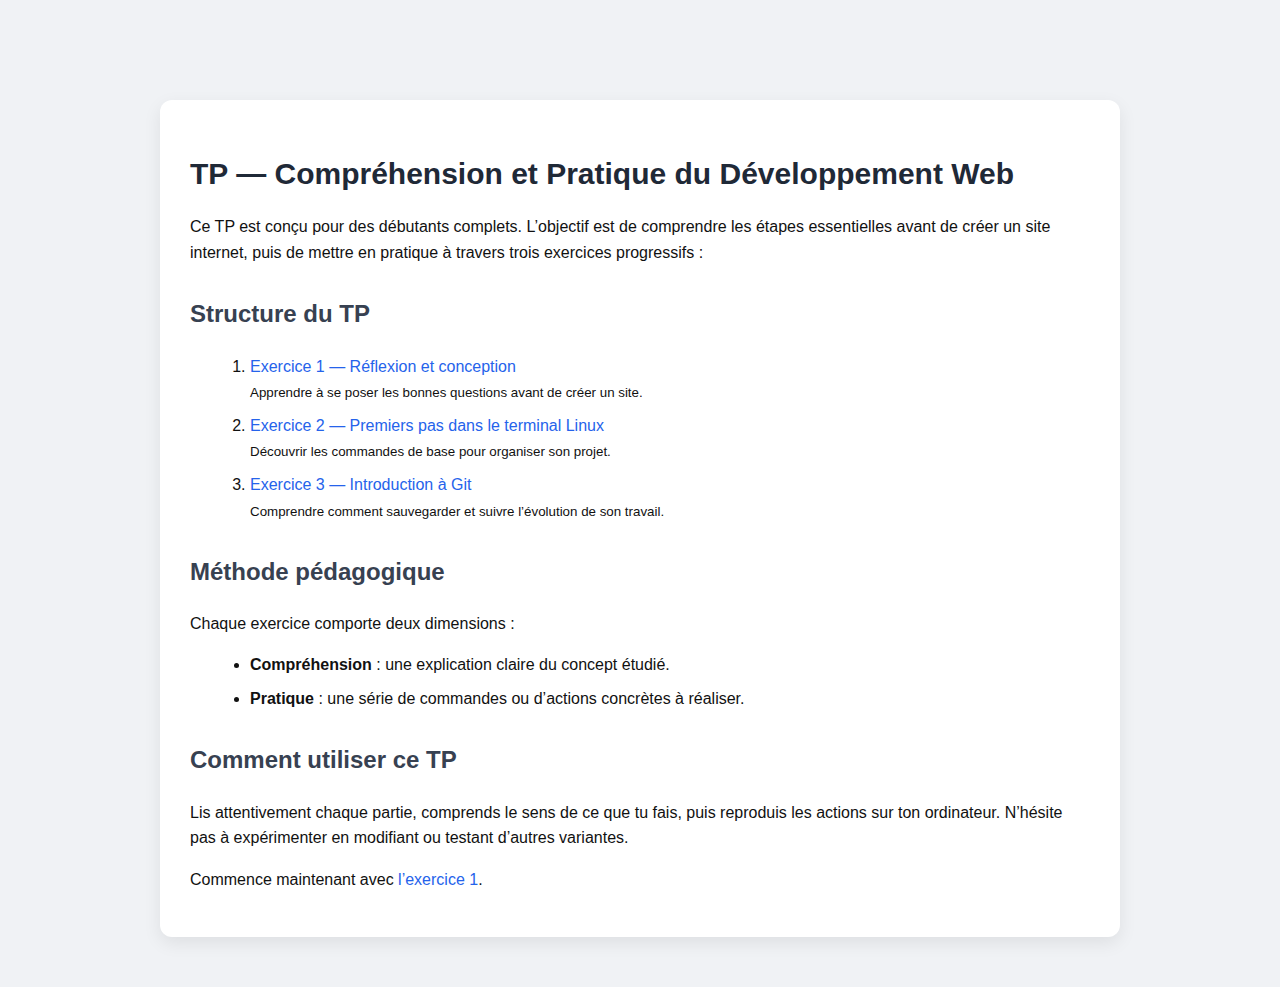
<file: index.html>
<!doctype html>
<html lang="fr">
<head>
  <meta charset="utf-8">
  <meta name="viewport" content="width=device-width, initial-scale=1">
  <title>TP — Premiers pas vers le développement web</title>
  <link rel="stylesheet" href="style.css">
</head>
<body>
  <div class="wrap">
    <h1>TP — Compréhension et Pratique du Développement Web</h1>

    <p>
      Ce TP est conçu pour des débutants complets. L’objectif est de comprendre
      les étapes essentielles avant de créer un site internet, puis de mettre en
      pratique à travers trois exercices progressifs :
    </p>

    <h2>Structure du TP</h2>
    <ol>
      <li>
        <a href="ex1_conception.html">Exercice 1 — Réflexion et conception</a><br>
        <small>Apprendre à se poser les bonnes questions avant de créer un site.</small>
      </li>
      <li>
        <a href="ex2_linux.html">Exercice 2 — Premiers pas dans le terminal Linux</a><br>
        <small>Découvrir les commandes de base pour organiser son projet.</small>
      </li>
      <li>
        <a href="ex3_git.html">Exercice 3 — Introduction à Git</a><br>
        <small>Comprendre comment sauvegarder et suivre l’évolution de son travail.</small>
      </li>
    </ol>

    <h2>Méthode pédagogique</h2>
    <p>
      Chaque exercice comporte deux dimensions :
    </p>
    <ul>
      <li><strong>Compréhension</strong> : une explication claire du concept étudié.</li>
      <li><strong>Pratique</strong> : une série de commandes ou d’actions concrètes à réaliser.</li>
    </ul>

    <h2>Comment utiliser ce TP</h2>
    <p>
      Lis attentivement chaque partie, comprends le sens de ce que tu fais, puis
      reproduis les actions sur ton ordinateur. N’hésite pas à expérimenter en
      modifiant ou testant d’autres variantes.
    </p>

    <p>
      Commence maintenant avec <a href="ex1_conception.html">l’exercice 1</a>.
    </p>
  </div>
</body>
</html>
</file>
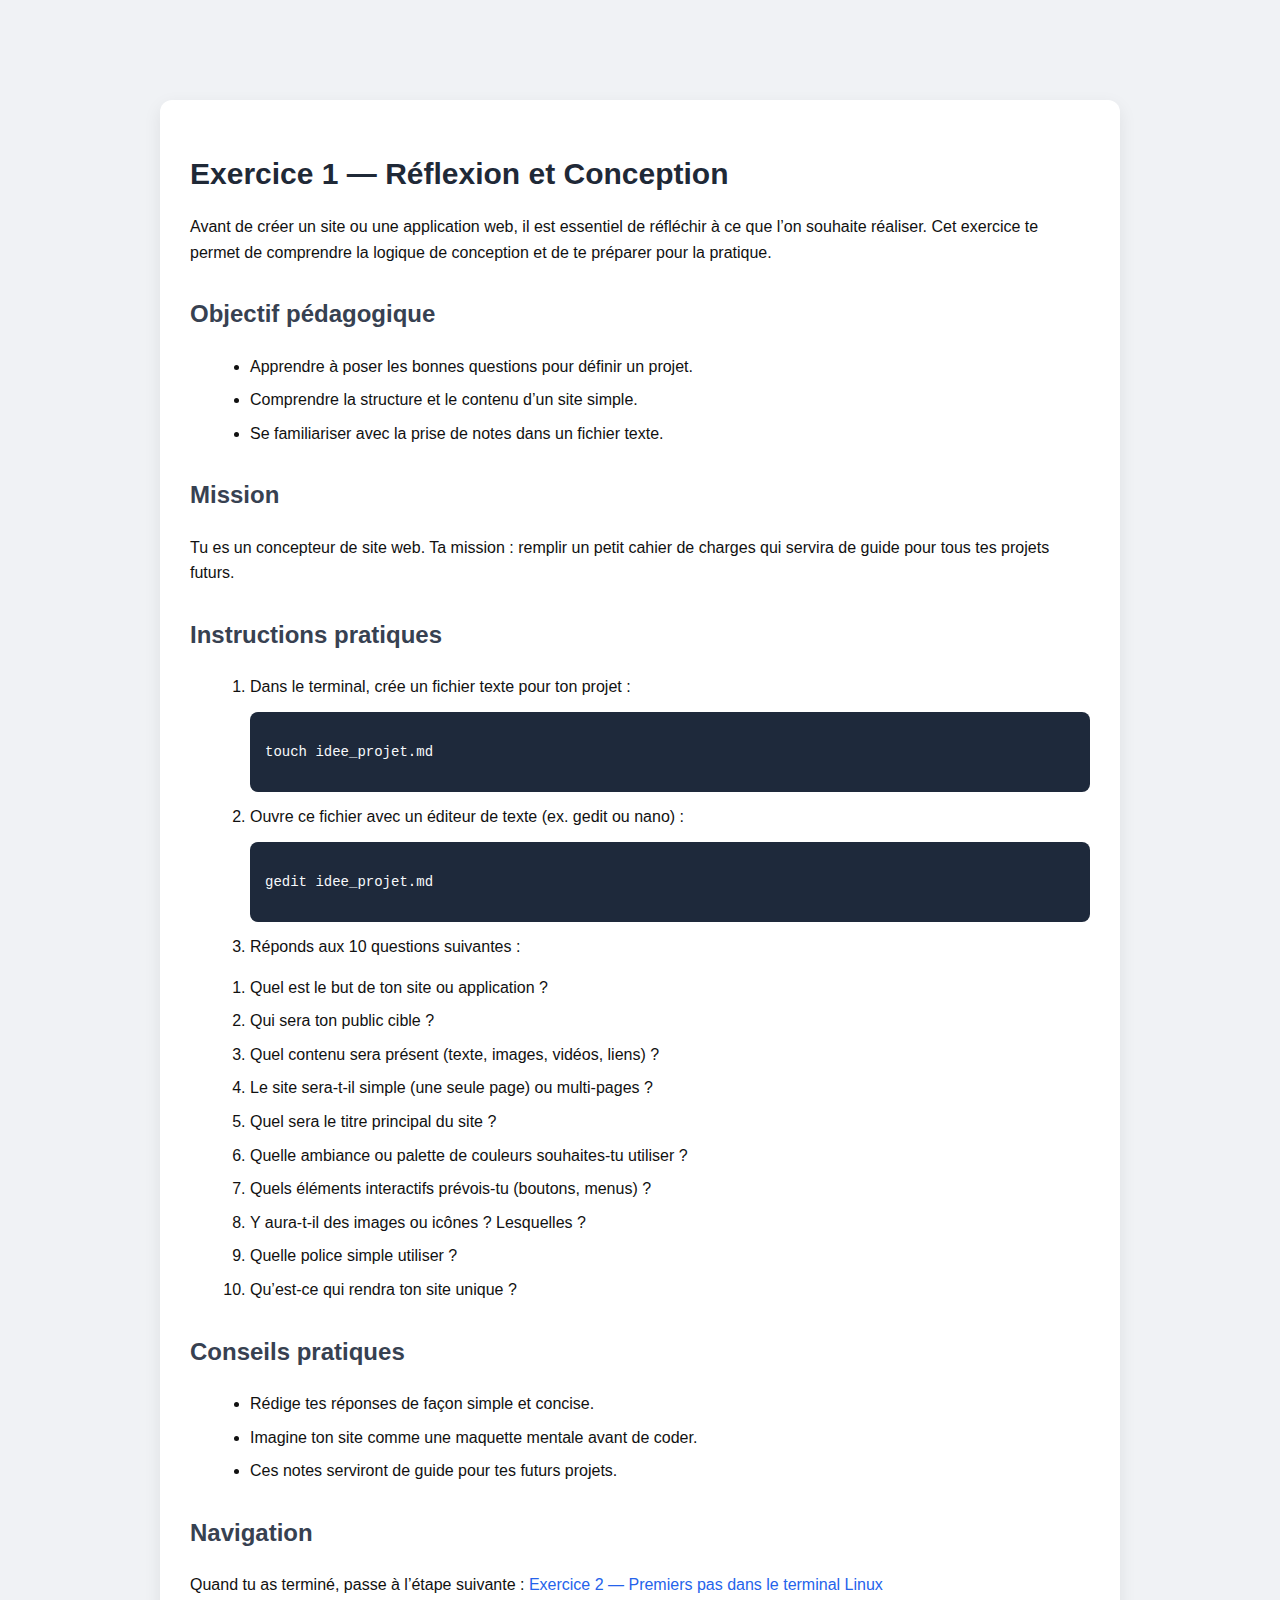
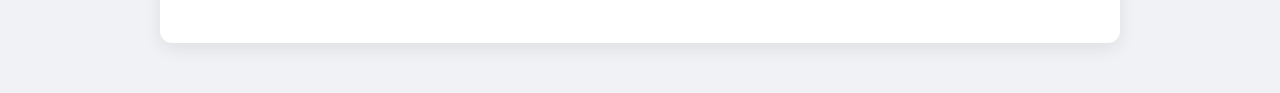
<file: ex1_conception.html>
<!doctype html>
<html lang="fr">
<head>
  <meta charset="utf-8">
  <meta name="viewport" content="width=device-width, initial-scale=1">
  <title>Exercice 1 — Réflexion et Conception</title>
  <link rel="stylesheet" href="style.css">
</head>
<body>
  <div class="wrap">
    <h1>Exercice 1 — Réflexion et Conception</h1>

    <p>
      Avant de créer un site ou une application web, il est essentiel de réfléchir
      à ce que l’on souhaite réaliser. Cet exercice te permet de comprendre la
      logique de conception et de te préparer pour la pratique.
    </p>

    <h2>Objectif pédagogique</h2>
    <ul>
      <li>Apprendre à poser les bonnes questions pour définir un projet.</li>
      <li>Comprendre la structure et le contenu d’un site simple.</li>
      <li>Se familiariser avec la prise de notes dans un fichier texte.</li>
    </ul>

    <h2>Mission</h2>
    <p>
      Tu es un concepteur de site web. Ta mission : remplir un petit cahier de
      charges qui servira de guide pour tous tes projets futurs.
    </p>

    <h2>Instructions pratiques</h2>
    <ol>
      <li>
        Dans le terminal, crée un fichier texte pour ton projet :
        <div class="code"><pre>touch idee_projet.md</pre></div>
      </li>
      <li>
        Ouvre ce fichier avec un éditeur de texte (ex. gedit ou nano) :
        <div class="code"><pre>gedit idee_projet.md</pre></div>
      </li>
      <li>Réponds aux 10 questions suivantes :</li>
    </ol>

    <ol>
      <li>Quel est le but de ton site ou application ?</li>
      <li>Qui sera ton public cible ?</li>
      <li>Quel contenu sera présent (texte, images, vidéos, liens) ?</li>
      <li>Le site sera-t-il simple (une seule page) ou multi-pages ?</li>
      <li>Quel sera le titre principal du site ?</li>
      <li>Quelle ambiance ou palette de couleurs souhaites-tu utiliser ?</li>
      <li>Quels éléments interactifs prévois-tu (boutons, menus) ?</li>
      <li>Y aura-t-il des images ou icônes ? Lesquelles ?</li>
      <li>Quelle police simple utiliser ?</li>
      <li>Qu’est-ce qui rendra ton site unique ?</li>
    </ol>

    <h2>Conseils pratiques</h2>
    <ul>
      <li>Rédige tes réponses de façon simple et concise.</li>
      <li>Imagine ton site comme une maquette mentale avant de coder.</li>
      <li>Ces notes serviront de guide pour tes futurs projets.</li>
    </ul>

    <h2>Navigation</h2>
    <p>
      Quand tu as terminé, passe à l’étape suivante :
      <a href="ex2_linux.html">Exercice 2 — Premiers pas dans le terminal Linux</a>
    </p>
  </div>
</body>
</html>
</file>
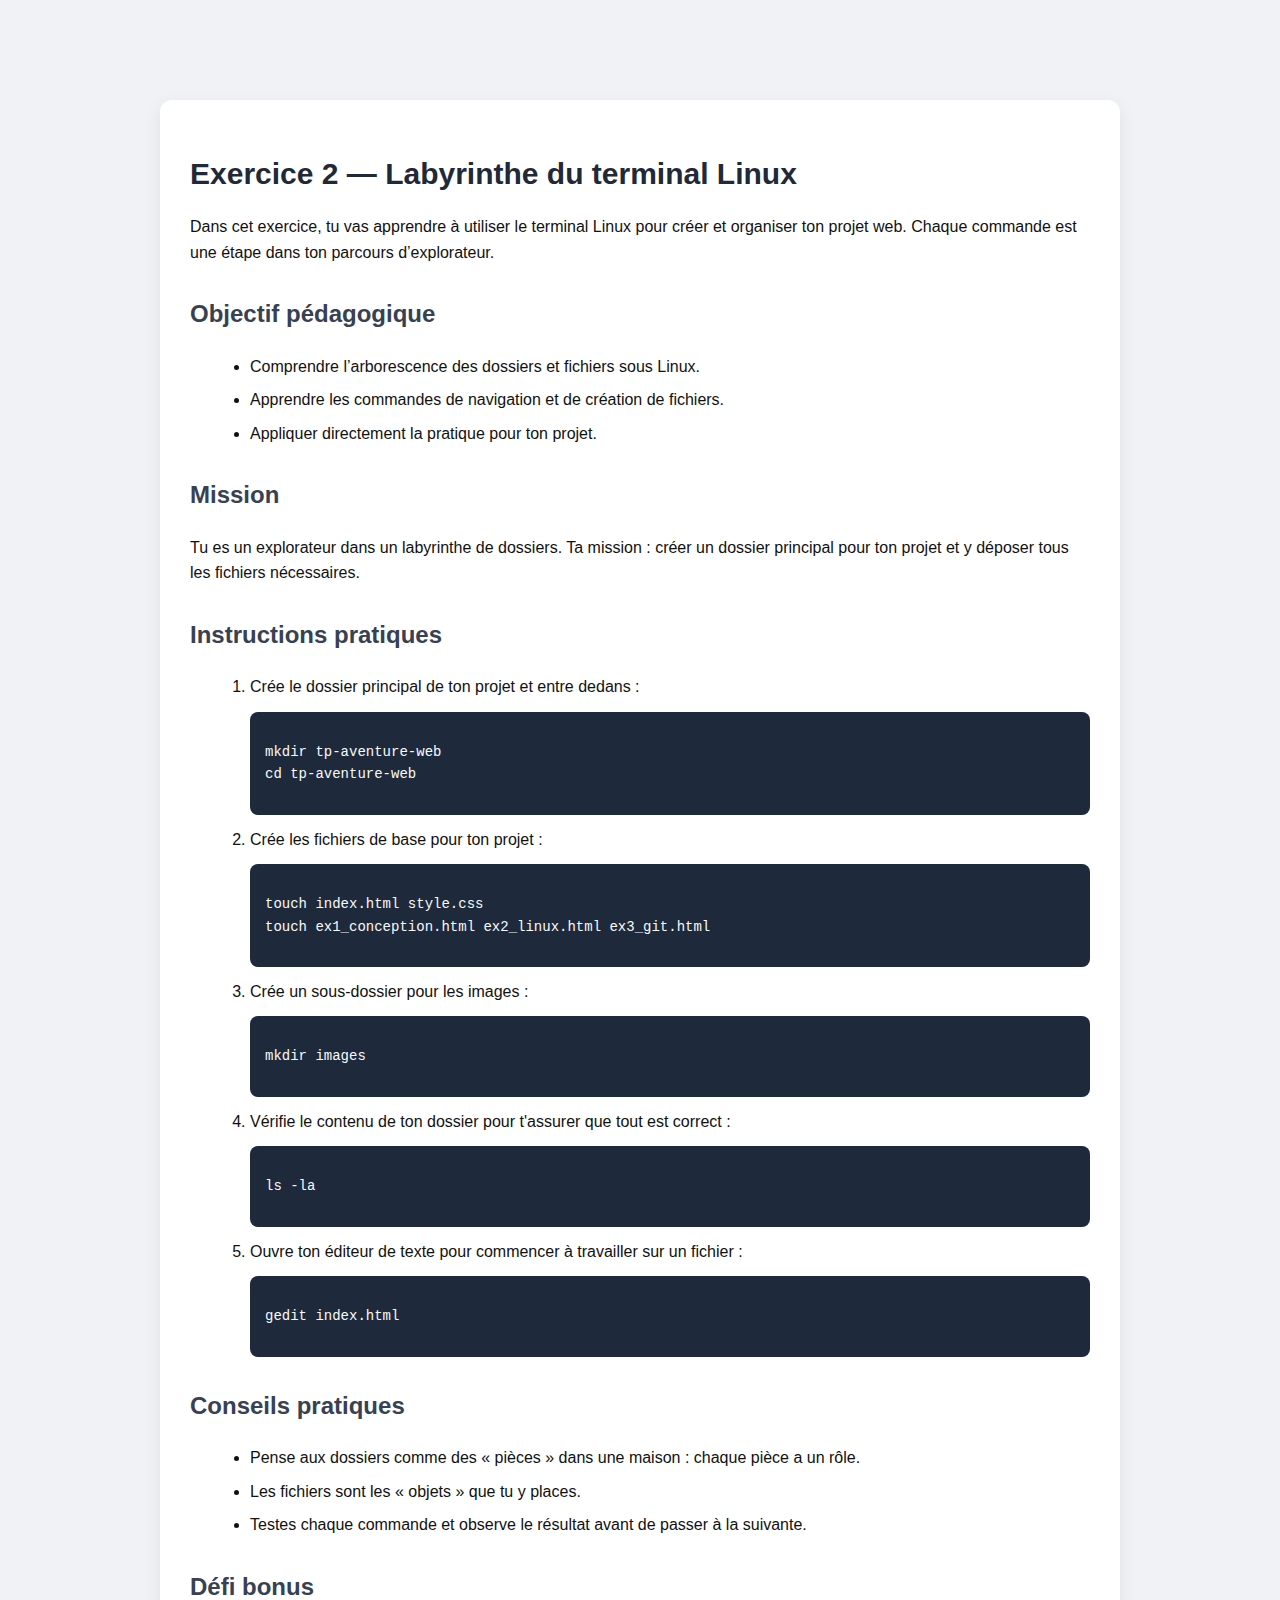
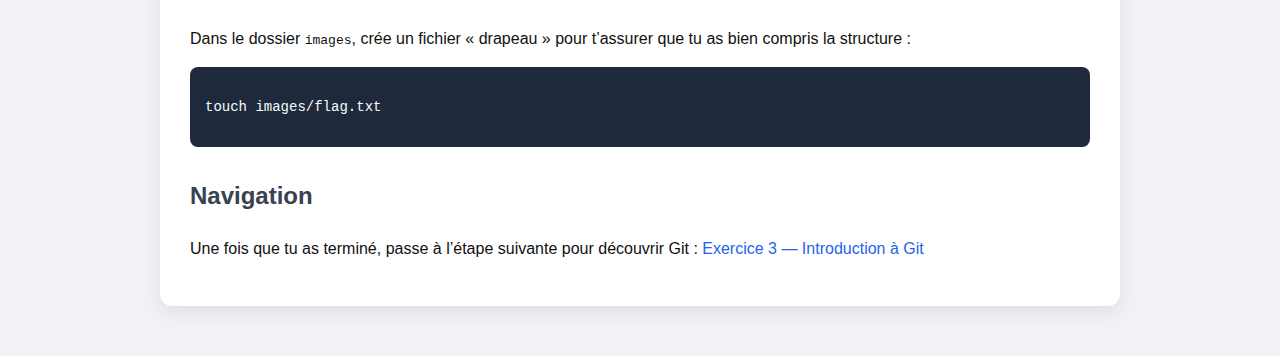
<file: ex2_linux.html>
<!doctype html>
<html lang="fr">
<head>
  <meta charset="utf-8">
  <meta name="viewport" content="width=device-width, initial-scale=1">
  <title>Exercice 2 — Labyrinthe du terminal Linux</title>
  <link rel="stylesheet" href="style.css">
</head>
<body>
  <div class="wrap">
    <h1>Exercice 2 — Labyrinthe du terminal Linux</h1>

    <p>
      Dans cet exercice, tu vas apprendre à utiliser le terminal Linux pour créer
      et organiser ton projet web. Chaque commande est une étape dans ton parcours
      d’explorateur.
    </p>

    <h2>Objectif pédagogique</h2>
    <ul>
      <li>Comprendre l’arborescence des dossiers et fichiers sous Linux.</li>
      <li>Apprendre les commandes de navigation et de création de fichiers.</li>
      <li>Appliquer directement la pratique pour ton projet.</li>
    </ul>

    <h2>Mission</h2>
    <p>
      Tu es un explorateur dans un labyrinthe de dossiers. Ta mission : créer
      un dossier principal pour ton projet et y déposer tous les fichiers nécessaires.
    </p>

    <h2>Instructions pratiques</h2>
    <ol>
      <li>
        Crée le dossier principal de ton projet et entre dedans :
        <div class="code"><pre>mkdir tp-aventure-web
cd tp-aventure-web</pre></div>
      </li>
      <li>
        Crée les fichiers de base pour ton projet :
        <div class="code"><pre>touch index.html style.css
touch ex1_conception.html ex2_linux.html ex3_git.html</pre></div>
      </li>
      <li>
        Crée un sous-dossier pour les images :
        <div class="code"><pre>mkdir images</pre></div>
      </li>
      <li>
        Vérifie le contenu de ton dossier pour t'assurer que tout est correct :
        <div class="code"><pre>ls -la</pre></div>
      </li>
      <li>
        Ouvre ton éditeur de texte pour commencer à travailler sur un fichier :
        <div class="code"><pre>gedit index.html</pre></div>
      </li>
    </ol>

    <h2>Conseils pratiques</h2>
    <ul>
      <li>Pense aux dossiers comme des « pièces » dans une maison : chaque pièce a un rôle.</li>
      <li>Les fichiers sont les « objets » que tu y places.</li>
      <li>Testes chaque commande et observe le résultat avant de passer à la suivante.</li>
    </ul>

    <h2>Défi bonus</h2>
    <p>
      Dans le dossier <code>images</code>, crée un fichier « drapeau » pour t’assurer que tu as bien compris la structure :
      <div class="code"><pre>touch images/flag.txt</pre></div>
    </p>

    <h2>Navigation</h2>
    <p>
      Une fois que tu as terminé, passe à l’étape suivante pour découvrir Git :
      <a href="ex3_git.html">Exercice 3 — Introduction à Git</a>
    </p>
  </div>
</body>
</html>
</file>
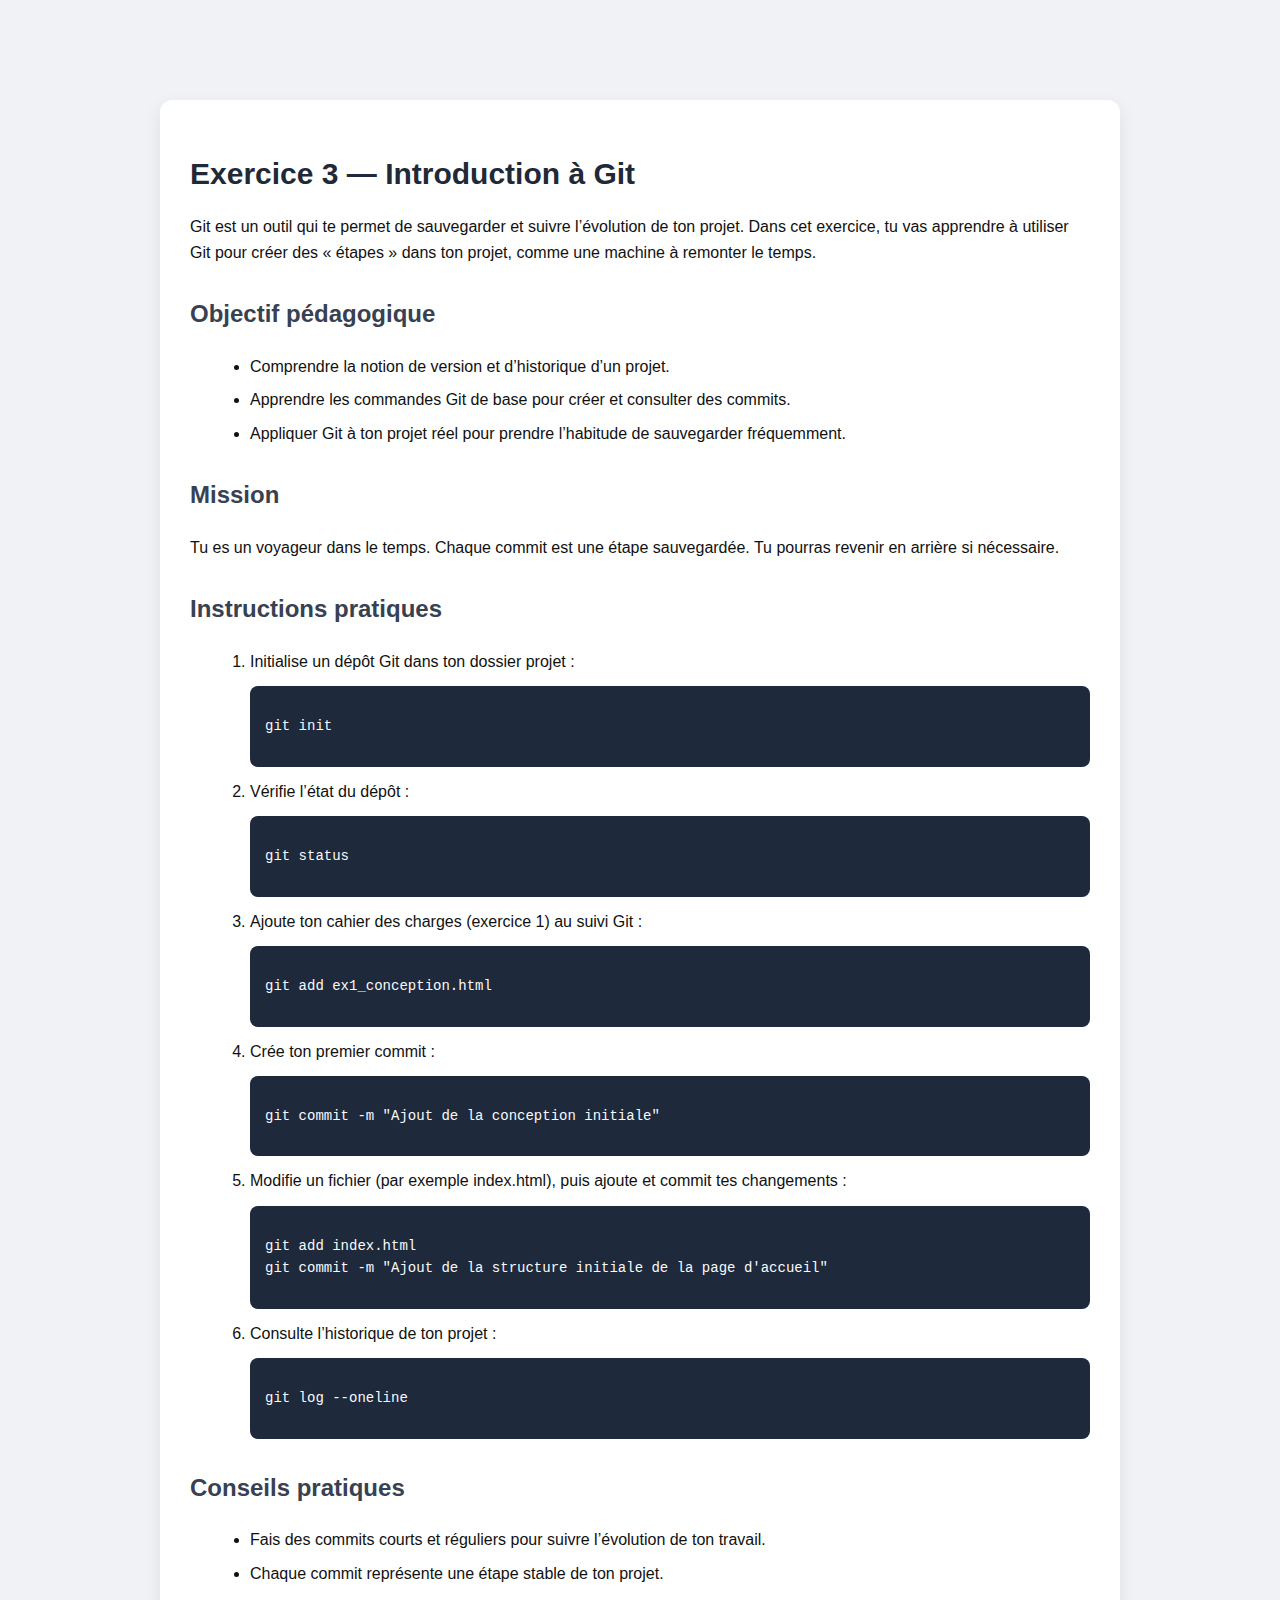
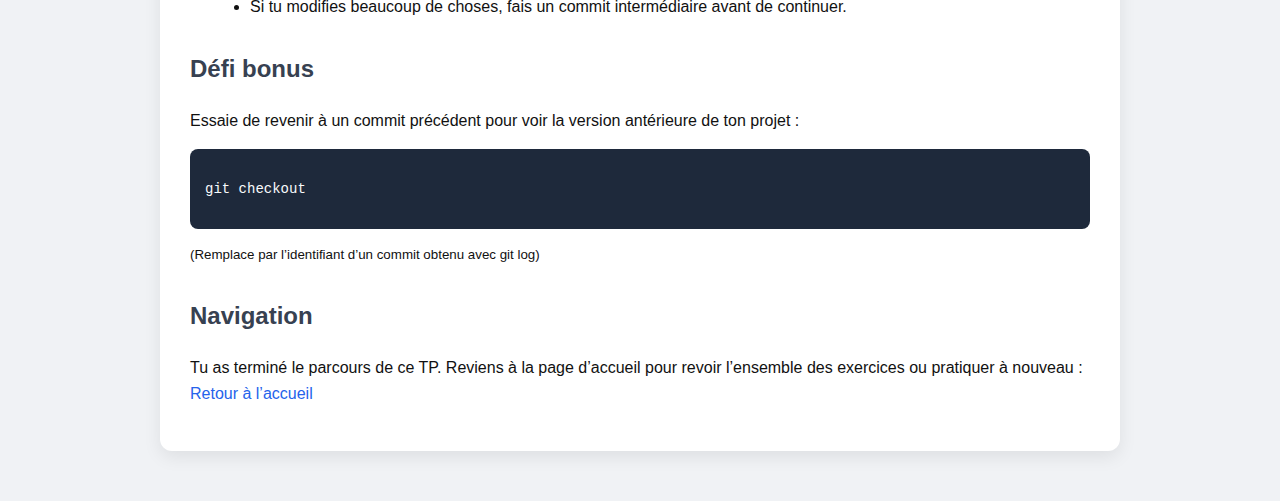
<file: ex3_git.html>
<!doctype html>
<html lang="fr">
<head>
  <meta charset="utf-8">
  <meta name="viewport" content="width=device-width, initial-scale=1">
  <title>Exercice 3 — Introduction à Git</title>
  <link rel="stylesheet" href="style.css">
</head>
<body>
  <div class="wrap">
    <h1>Exercice 3 — Introduction à Git</h1>

    <p>
      Git est un outil qui te permet de sauvegarder et suivre l’évolution de ton
      projet. Dans cet exercice, tu vas apprendre à utiliser Git pour créer
      des « étapes » dans ton projet, comme une machine à remonter le temps.
    </p>

    <h2>Objectif pédagogique</h2>
    <ul>
      <li>Comprendre la notion de version et d’historique d’un projet.</li>
      <li>Apprendre les commandes Git de base pour créer et consulter des commits.</li>
      <li>Appliquer Git à ton projet réel pour prendre l’habitude de sauvegarder fréquemment.</li>
    </ul>

    <h2>Mission</h2>
    <p>
      Tu es un voyageur dans le temps. Chaque commit est une étape sauvegardée.
      Tu pourras revenir en arrière si nécessaire.
    </p>

    <h2>Instructions pratiques</h2>
    <ol>
      <li>
        Initialise un dépôt Git dans ton dossier projet :
        <div class="code"><pre>git init</pre></div>
      </li>
      <li>
        Vérifie l’état du dépôt :
        <div class="code"><pre>git status</pre></div>
      </li>
      <li>
        Ajoute ton cahier des charges (exercice 1) au suivi Git :
        <div class="code"><pre>git add ex1_conception.html</pre></div>
      </li>
      <li>
        Crée ton premier commit :
        <div class="code"><pre>git commit -m "Ajout de la conception initiale"</pre></div>
      </li>
      <li>
        Modifie un fichier (par exemple index.html), puis ajoute et commit tes changements :
        <div class="code"><pre>git add index.html
git commit -m "Ajout de la structure initiale de la page d'accueil"</pre></div>
      </li>
      <li>
        Consulte l’historique de ton projet :
        <div class="code"><pre>git log --oneline</pre></div>
      </li>
    </ol>

    <h2>Conseils pratiques</h2>
    <ul>
      <li>Fais des commits courts et réguliers pour suivre l’évolution de ton travail.</li>
      <li>Chaque commit représente une étape stable de ton projet.</li>
      <li>Si tu modifies beaucoup de choses, fais un commit intermédiaire avant de continuer.</li>
    </ul>

    <h2>Défi bonus</h2>
    <p>
      Essaie de revenir à un commit précédent pour voir la version antérieure de ton projet :
      <div class="code"><pre>git checkout <commit_id></pre></div>
      <small>(Remplace <commit_id> par l’identifiant d’un commit obtenu avec git log)</small>
    </p>

    <h2>Navigation</h2>
    <p>
      Tu as terminé le parcours de ce TP. Reviens à la page d’accueil pour revoir
      l’ensemble des exercices ou pratiquer à nouveau :
      <a href="index.html">Retour à l’accueil</a>
    </p>
  </div>
</body>
</html>
</file>
<file: style.css>
/* style.css — style amélioré avec navbar fixe */

body {
  font-family: Arial, Helvetica, sans-serif;
  background-color: #f0f2f5;
  color: #111;
  margin: 0;
  padding: 0;
  line-height: 1.6;
}

/* Navbar fixe */
.navbar {
  position: fixed;
  top: 0;
  width: 100%;
  background-color: #1f2937;
  color: #fff;
  padding: 15px 25px;
  z-index: 1000;
  display: flex;
  justify-content: space-between;
  align-items: center;
  box-shadow: 0 2px 6px rgba(0,0,0,0.2);
}
.navbar a {
  color: #fff;
  text-decoration: none;
  margin-left: 15px;
}
.navbar a:hover {
  text-decoration: underline;
}

/* Conteneur principal avec marge top pour navbar */
.wrap {
  max-width: 900px;
  margin: 100px auto 50px auto;
  background-color: #fff;
  padding: 30px;
  border-radius: 12px;
  box-shadow: 0 6px 18px rgba(0,0,0,0.08);
}

/* Titres */
h1 { color: #1f2937; margin-bottom: 15px; font-size: 30px; }
h2 { color: #374151; margin-top: 30px; font-size: 24px; }
h3 { color: #4b5563; font-size: 20px; margin-top: 20px; }

/* Paragraphes */
p { margin-bottom: 15px; }

/* Listes */
ul, ol { margin: 10px 0 15px 20px; }
li { margin-bottom: 8px; }

/* Blocs de code */
.code {
  background-color: #1e293b;
  color: #f8fafc;
  padding: 15px;
  border-radius: 8px;
  font-family: 'SF Mono', Consolas, monospace;
  font-size: 14px;
  overflow-x: auto;
  margin: 12px 0;
}

/* Explications détaillées */
.expl {
  color: #6b7280;
  font-size: 14px;
  border-left: 4px solid #2563eb;
  padding-left: 10px;
  margin: 10px 0;
}

/* Liens */
a { color: #2563eb; text-decoration: none; }
a:hover { text-decoration: underline; }

/* Footer */
footer {
  text-align: center;
  margin-top: 40px;
  color: #6b7280;
  font-size: 13px;
}
</file>
